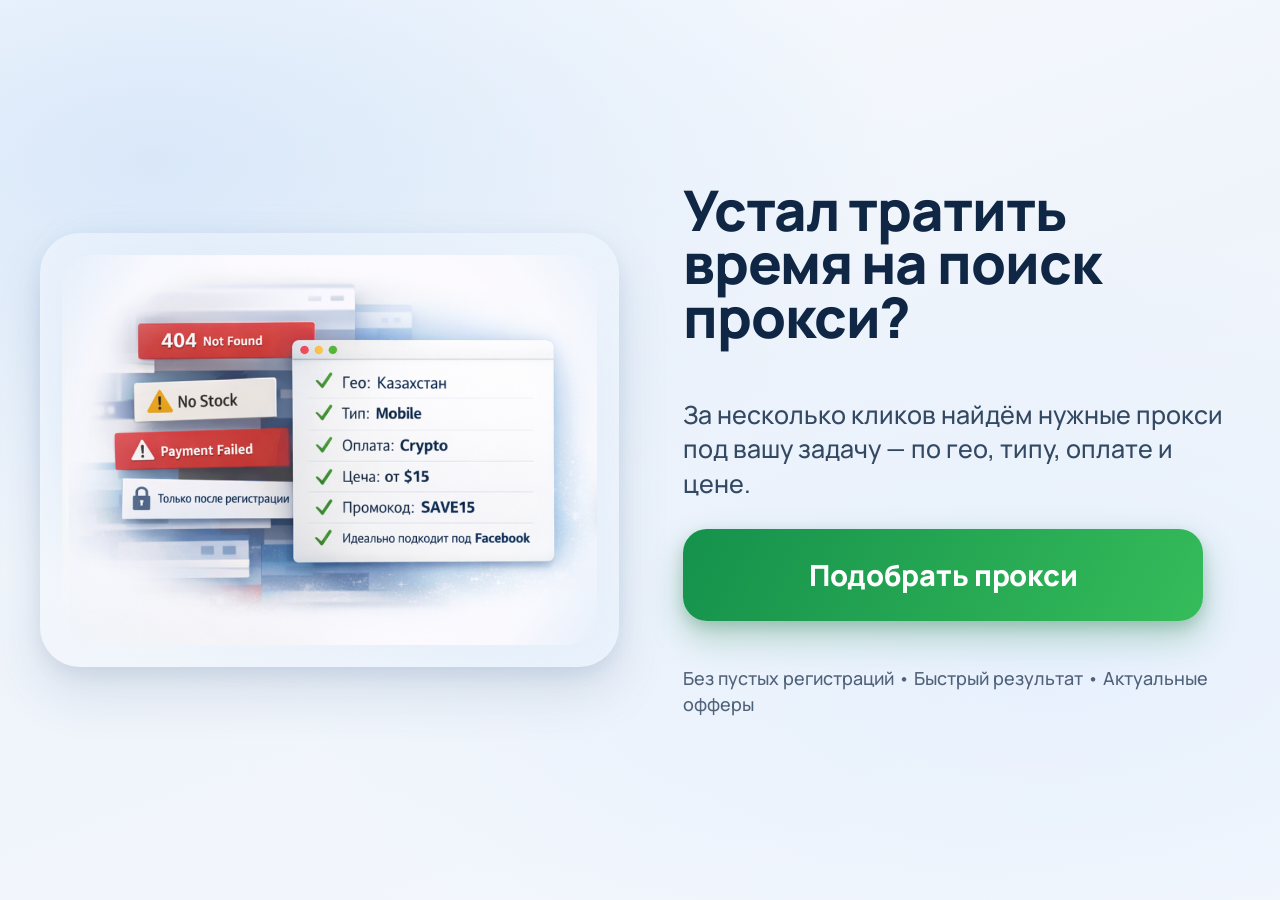
<file: index.html>
<!doctype html>
<html lang="ru">
<head>
  <meta charset="UTF-8" />
  <meta name="viewport" content="width=device-width, initial-scale=1.0" />
  <title>Подбор прокси — старт</title>
  <meta name="description" content="Быстрый подбор прокси по гео, типу, оплате и цене." />
  <link rel="preconnect" href="https://fonts.googleapis.com" />
  <link rel="preconnect" href="https://fonts.gstatic.com" crossorigin />
  <link href="https://fonts.googleapis.com/css2?family=Manrope:wght@500;700;800&display=swap" rel="stylesheet" />
  <link rel="stylesheet" href="css/style.css" />
  <link rel="stylesheet" href="css/responsive.css" />
</head>
<body>
  <main class="hero-page">
    <section class="hero container" aria-label="Первый экран">
      <div class="hero__headline">
        <h1 class="hero__title">Устал тратить время на поиск прокси?</h1>
      </div>

      <div class="hero__visual" aria-hidden="true">
        <div class="hero__media">
          <img class="hero__image" src="image/left-hero.png" alt="" />
        </div>
      </div>

      <div class="hero__content">
        <p class="hero__subtitle">
          За несколько кликов найдём нужные прокси под вашу задачу —
          по гео, типу, оплате и цене.
        </p>
        <a class="cta hero__cta" href="quiz.html" id="pick-proxy-btn">Подобрать прокси</a>
      </div>

      <div class="hero__meta hero__microtrust">Без пустых регистраций • Быстрый результат • Актуальные офферы</div>
    </section>
  </main>

  <script src="js/analytics.js"></script>
  <script src="js/main.js"></script>
</body>
</html>
</file>
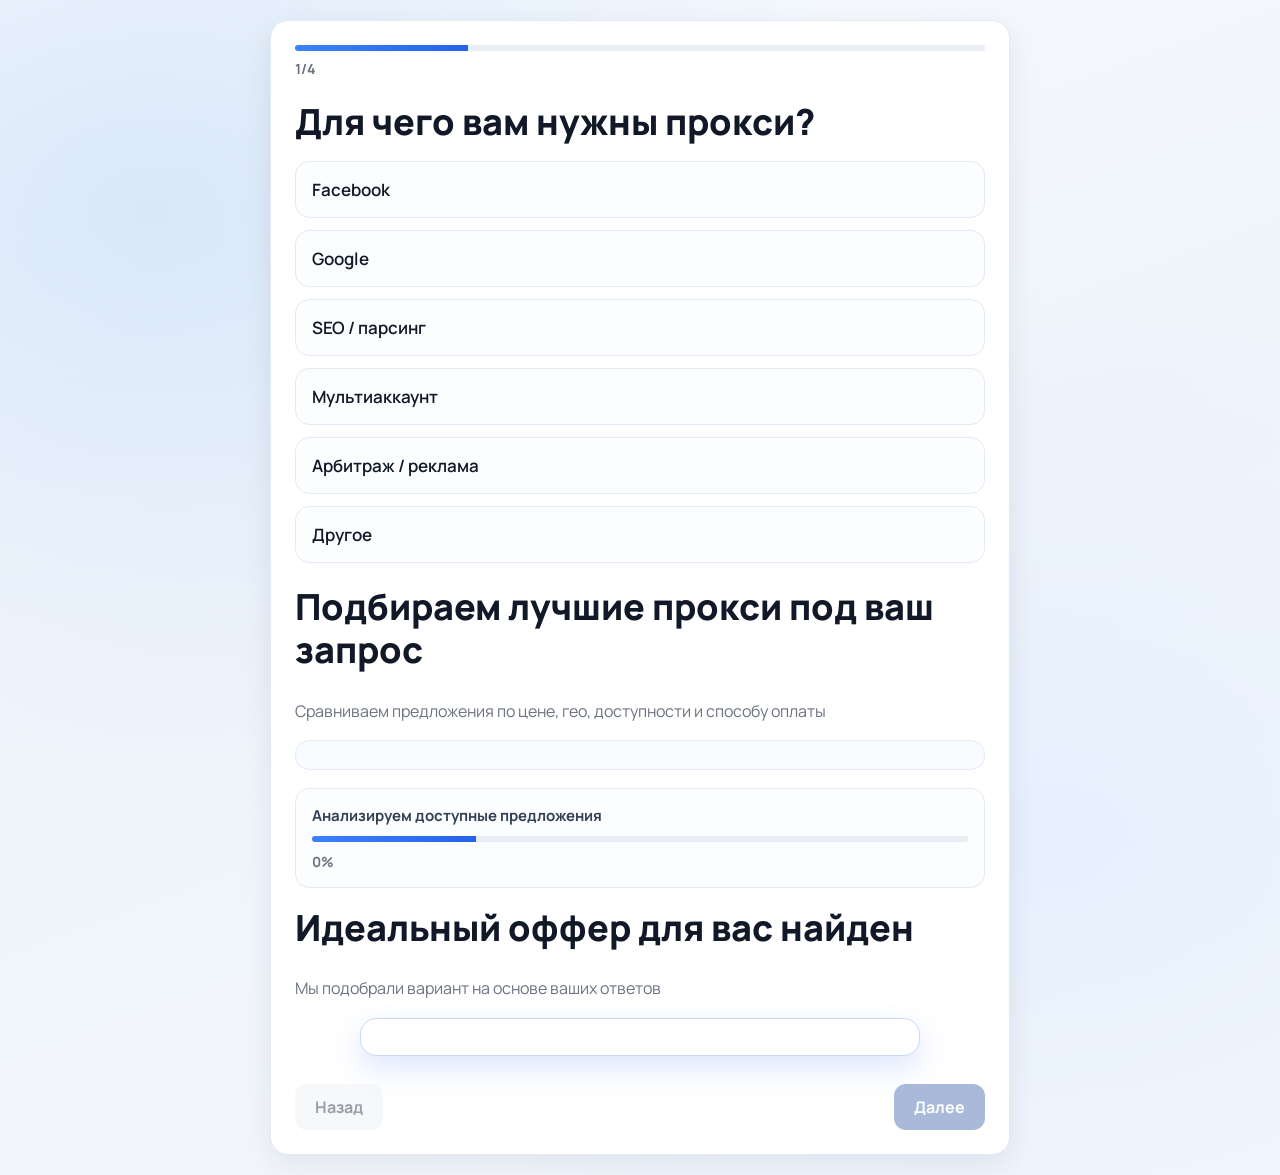
<file: quiz.html>
<!doctype html>
<html lang="ru">
<head>
  <meta charset="UTF-8" />
  <meta name="viewport" content="width=device-width, initial-scale=1.0" />
  <title>Proxy Quiz Flow</title>
  <link rel="preconnect" href="https://fonts.googleapis.com" />
  <link rel="preconnect" href="https://fonts.gstatic.com" crossorigin />
  <link href="https://fonts.googleapis.com/css2?family=Manrope:wght@500;600;700;800&display=swap" rel="stylesheet" />
  <link rel="stylesheet" href="css/quiz.css" />
</head>
<body>
  <main class="quiz-page">
    <section class="quiz-card" aria-label="Квиз по подбору прокси">
      <div class="quiz-progress" id="quiz-progress-wrap">
        <div class="quiz-progress__bar">
          <div class="quiz-progress__fill" id="progress-fill"></div>
        </div>
        <p class="quiz-progress__text" id="progress-text">1/4</p>
      </div>

      <div class="quiz-content" id="quiz-questions-view">
        <h1 class="quiz-title" id="question-title"></h1>
        <div class="quiz-options" id="options-container"></div>

        <div class="quiz-input-wrap" id="custom-input-wrap" hidden>
          <input
            type="text"
            class="quiz-input"
            id="custom-input"
            autocomplete="off"
          />
        </div>
      </div>

      <section class="quiz-step5" id="step5-view" hidden>
        <div class="analysis-view" id="analysis-view">
          <h1 class="quiz-title">Подбираем лучшие прокси под ваш запрос</h1>
          <p class="quiz-subtitle">Сравниваем предложения по цене, гео, доступности и способу оплаты</p>

          <div class="answer-summary" id="analysis-summary"></div>

          <div class="analysis-status-wrap">
            <p class="analysis-status" id="analysis-status-text">Анализируем доступные предложения</p>
            <div class="analysis-progress">
              <div class="analysis-progress__fill" id="analysis-progress-fill"></div>
            </div>
            <p class="analysis-progress__value" id="analysis-progress-value">0%</p>
          </div>
        </div>

        <div class="result-view" id="result-view" hidden>
          <h1 class="quiz-title">Идеальный оффер для вас найден</h1>
          <p class="quiz-subtitle">Мы подобрали вариант на основе ваших ответов</p>

          <article class="offer-card offer-card--primary" id="main-offer-card"></article>
        </div>
      </section>

      <div class="quiz-actions">
        <button type="button" class="btn btn--secondary" id="back-btn">Назад</button>
        <button type="button" class="btn btn--primary" id="next-btn" disabled>Далее</button>
      </div>
    </section>
  </main>

  <script src="js/quiz.js"></script>
</body>
</html>
</file>
<file: css/style.css>
:root {
  --bg: #f5f8fd;
  --text-main: #0f2744;
  --text-sub: #334862;
  --microtrust: #50617a;
  --green-start: #15914c;
  --green-end: #35bc5a;
}

* {
  box-sizing: border-box;
}

body {
  margin: 0;
  font-family: 'Manrope', system-ui, -apple-system, BlinkMacSystemFont, 'Segoe UI', sans-serif;
  color: var(--text-main);
  background:
    radial-gradient(95% 75% at 12% 18%, rgba(206, 225, 247, 0.72) 0%, rgba(206, 225, 247, 0) 62%),
    radial-gradient(88% 68% at 82% 72%, rgba(222, 236, 253, 0.6) 0%, rgba(222, 236, 253, 0) 67%),
    linear-gradient(160deg, #f8fbff 0%, #eff4fb 48%, var(--bg) 100%);
}

.container {
  width: min(1200px, calc(100% - 48px));
  margin-inline: auto;
}

.hero-page {
  min-height: 100vh;
  display: grid;
  align-items: center;
}

.hero {
  display: grid;
  grid-template-columns: 1.04fr 1fr;
  grid-template-areas:
    'visual headline'
    'visual content'
    'visual meta';
  column-gap: 64px;
  row-gap: 34px;
  align-items: center;
  padding: 48px 0;
}

.hero__headline {
  grid-area: headline;
}

.hero__visual {
  grid-area: visual;
  display: flex;
  align-items: center;
  justify-content: center;
  min-height: 500px;
}

.hero__media {
  position: relative;
  isolation: isolate;
  width: min(100%, 700px);
  border-radius: 40px;
  padding: 22px;
}

.hero__media::before {
  content: '';
  position: absolute;
  inset: 1% 3%;
  z-index: -2;
  border-radius: 44px;
  background:
    radial-gradient(120% 70% at 24% 38%, rgba(165, 199, 241, 0.48) 0%, rgba(165, 199, 241, 0) 66%),
    radial-gradient(92% 86% at 74% 66%, rgba(199, 223, 250, 0.45) 0%, rgba(199, 223, 250, 0) 72%);
  filter: blur(18px);
}

.hero__media::after {
  content: '';
  position: absolute;
  inset: 0;
  z-index: -1;
  border-radius: 40px;
  background: linear-gradient(140deg, rgba(255, 255, 255, 0.34), rgba(229, 240, 251, 0.18));
  box-shadow:
    0 26px 52px rgba(57, 89, 128, 0.14),
    0 8px 18px rgba(57, 89, 128, 0.09);
}

.hero__image {
  display: block;
  width: 100%;
  height: auto;
  border-radius: 28px;
  box-shadow: 0 12px 26px rgba(53, 84, 122, 0.12);
  -webkit-mask-image: radial-gradient(circle at center, #000 62%, rgba(0, 0, 0, 0.85) 78%, transparent 100%);
  mask-image: radial-gradient(circle at center, #000 62%, rgba(0, 0, 0, 0.85) 78%, transparent 100%);
}

.hero__content {
  grid-area: content;
  max-width: 640px;
}

.hero__title {
  margin: 0;
  font-size: 56px;
  font-weight: 800;
  line-height: 0.96;
  letter-spacing: -0.02em;
  color: var(--text-main);
}

.hero__subtitle {
  margin: 20px 0 28px;
  color: var(--text-sub);
  font-weight: 500;
  font-size: 25px;
  line-height: 1.38;
}

.cta {
  display: inline-flex;
  justify-content: center;
  align-items: center;
  width: min(520px, 100%);
  min-height: 92px;
  padding: 14px 34px;
  border-radius: 24px;
  text-decoration: none;
  font-weight: 800;
  font-size: 29px;
  letter-spacing: -0.01em;
  color: #fff;
  background: linear-gradient(118deg, var(--green-start), var(--green-end));
  box-shadow:
    0 16px 34px rgba(22, 125, 66, 0.28),
    0 6px 14px rgba(17, 94, 52, 0.18);
  transition: transform .2s ease, box-shadow .2s ease, filter .2s ease;
}

.cta:hover,
.cta:focus-visible {
  transform: translateY(-1px);
  filter: brightness(1.02);
  box-shadow:
    0 18px 36px rgba(22, 125, 66, 0.3),
    0 8px 16px rgba(17, 94, 52, 0.2);
}

.hero__meta {
  grid-area: meta;
  margin-top: 10px;
  max-width: 640px;
  color: var(--microtrust);
  font-size: 18px;
  font-weight: 500;
  line-height: 1.45;
}
</file>
<file: css/responsive.css>
@media (max-width: 1024px) {
  .hero {
    grid-template-columns: 1fr;
    grid-template-areas:
      'headline'
      'visual'
      'content'
      'meta';
    gap: 28px;
    padding: 30px 0 26px;
  }

  .hero__headline,
  .hero__content,
  .hero__meta {
    max-width: 100%;
  }

  .hero__title {
    font-size: clamp(46px, 7vw, 56px);
  }

  .hero__subtitle {
    margin: 22px 0 32px;
    font-size: clamp(24px, 4.1vw, 27px);
  }

  .cta {
    width: 100%;
    min-height: 80px;
    font-size: clamp(24px, 4.5vw, 28px);
  }

  .hero__meta {
    margin-top: 18px;
    font-size: clamp(17px, 2.6vw, 19px);
  }

  .hero__visual {
    min-height: 320px;
  }

  .hero__media {
    width: min(100%, 620px);
    padding: 16px;
  }

}

@media (max-width: 640px) {
  .container {
    width: min(100%, calc(100% - 24px));
  }

  .hero {
    padding: 18px 0 24px;
    gap: 18px;
  }

  .hero__headline,
  .hero__content,
  .hero__meta {
    text-align: center;
  }

  .hero__title {
    font-size: clamp(42px, 11vw, 46px);
    line-height: 1;
  }

  .hero__subtitle {
    font-size: clamp(21px, 6vw, 24px);
    margin: 18px 0 24px;
    line-height: 1.4;
  }

  .cta {
    min-height: 72px;
    font-size: clamp(22px, 6vw, 24px);
    border-radius: 20px;
  }

  .hero__cta {
    margin-inline: auto;
  }

  .hero__meta {
    font-size: clamp(16px, 4.2vw, 18px);
    margin-top: 16px;
  }

  .hero__visual {
    min-height: 230px;
  }

  .hero__media {
    width: min(100%, 500px);
    padding: 12px;
    border-radius: 28px;
  }

}
</file>
<file: css/quiz.css>
:root {
  --bg: #f5f8fd;
  --card-bg: #ffffff;
  --card-border: #e4e9f3;
  --text: #111827;
  --muted: #6b7280;
  --primary: #2563eb;
  --primary-dark: #1d4ed8;
  --selected-bg: #eef4ff;
  --selected-border: #3b82f6;
  --shadow: 0 10px 30px rgba(15, 23, 42, 0.08);
}

* {
  box-sizing: border-box;
}

body {
  margin: 0;
  font-family: 'Manrope', sans-serif;
  background:
    radial-gradient(95% 75% at 12% 18%, rgba(206, 225, 247, 0.72) 0%, rgba(206, 225, 247, 0) 62%),
    radial-gradient(88% 68% at 82% 72%, rgba(222, 236, 253, 0.6) 0%, rgba(222, 236, 253, 0) 67%),
    linear-gradient(160deg, #f8fbff 0%, #eff4fb 48%, var(--bg) 100%);
  color: var(--text);
}

.quiz-page {
  min-height: 100vh;
  display: flex;
  align-items: center;
  justify-content: center;
  padding: 20px;
}

.quiz-card {
  width: min(100%, 740px);
  background: var(--card-bg);
  border: 1px solid var(--card-border);
  border-radius: 18px;
  box-shadow: var(--shadow);
  padding: 24px;
  display: flex;
  flex-direction: column;
  gap: 22px;
}

.quiz-progress {
  display: flex;
  flex-direction: column;
  gap: 8px;
}

.quiz-progress__bar,
.analysis-progress {
  width: 100%;
  height: 6px;
  background: #e7ecf5;
  border-radius: 999px;
  overflow: hidden;
}

.quiz-progress__fill,
.analysis-progress__fill {
  height: 100%;
  width: 25%;
  background: linear-gradient(90deg, #3b82f6, #2563eb);
  transition: width 0.2s ease;
}

.quiz-progress__text,
.analysis-progress__value {
  margin: 0;
  color: var(--muted);
  font-size: 14px;
  font-weight: 700;
}

.quiz-title {
  margin: 0;
  font-size: clamp(26px, 4vw, 36px);
  line-height: 1.2;
  font-weight: 800;
}

.quiz-subtitle {
  margin: 10px 0 0;
  color: var(--muted);
  font-size: 16px;
  line-height: 1.4;
}

.quiz-options {
  margin-top: 18px;
  display: grid;
  gap: 12px;
}

.quiz-option {
  width: 100%;
  border: 1px solid var(--card-border);
  background: #fbfdff;
  color: var(--text);
  border-radius: 14px;
  padding: 16px;
  text-align: left;
  font-family: inherit;
  font-size: 17px;
  font-weight: 600;
  cursor: pointer;
  transition: border-color 0.15s ease, background-color 0.15s ease, transform 0.15s ease;
}

.quiz-option:hover {
  border-color: #b7c8eb;
  transform: translateY(-1px);
}

.quiz-option.is-selected {
  border-color: var(--selected-border);
  background: var(--selected-bg);
}

.quiz-input-wrap {
  margin-top: 12px;
}

.quiz-input {
  width: 100%;
  border: 1px solid #cfd8ea;
  border-radius: 12px;
  padding: 14px 16px;
  font-family: inherit;
  font-size: 16px;
  outline: none;
}

.quiz-input:focus {
  border-color: #3b82f6;
  box-shadow: 0 0 0 3px rgba(59, 130, 246, 0.15);
}

.quiz-step5,
.analysis-view,
.result-view {
  display: flex;
  flex-direction: column;
  gap: 18px;
}

.answer-summary {
  background: #f8fbff;
  border: 1px solid var(--card-border);
  border-radius: 14px;
  padding: 14px 16px;
}

.summary-item {
  margin: 0;
  color: #1f2937;
  font-size: 15px;
}

.summary-item + .summary-item {
  margin-top: 8px;
}

.summary-item__label {
  color: #4b5563;
  font-weight: 700;
}

.analysis-status-wrap {
  border: 1px solid var(--card-border);
  border-radius: 14px;
  padding: 16px;
  background: #fbfdff;
  display: grid;
  gap: 10px;
}

.analysis-status {
  margin: 0;
  font-size: 15px;
  font-weight: 700;
  color: #334155;
}

.offer-card {
  border: 1px solid var(--card-border);
  border-radius: 16px;
  padding: 18px;
  background: #fff;
  box-shadow: 0 8px 24px rgba(15, 23, 42, 0.06);
  display: grid;
  gap: 10px;
}

.offer-card--primary {
  border-color: #c8dafc;
  box-shadow: 0 12px 30px rgba(37, 99, 235, 0.16);
  max-width: 560px;
  width: 100%;
  align-self: center;
}

.offer-label {
  display: inline-block;
  justify-self: start;
  padding: 6px 10px;
  border-radius: 999px;
  font-size: 12px;
  font-weight: 800;
  text-transform: uppercase;
}

.offer-label {
  background: #dbeafe;
  color: #1e40af;
}

.offer-title {
  margin: 0;
}

.offer-description,
.offer-reason,
.offer-meta p {
  margin: 0;
  color: #374151;
}

.offer-meta {
  display: grid;
  gap: 6px;
}

.offer-cta {
  margin-top: 6px;
  text-align: center;
  text-decoration: none;
}

.quiz-actions {
  display: flex;
  justify-content: space-between;
  gap: 10px;
  margin-top: 6px;
}

.btn {
  border: 0;
  border-radius: 12px;
  padding: 12px 20px;
  font-family: inherit;
  font-size: 16px;
  font-weight: 700;
  cursor: pointer;
}

.btn--secondary {
  background: #eef2f7;
  color: #334155;
}

.btn--secondary:disabled {
  opacity: 0.5;
  cursor: not-allowed;
}

.btn--primary {
  background: var(--primary);
  color: #fff;
}

.btn--primary:hover:enabled {
  background: var(--primary-dark);
}

.btn--primary:disabled {
  background: #a8b9da;
  cursor: not-allowed;
}

@media (max-width: 640px) {
  .quiz-page {
    padding: 14px;
    align-items: stretch;
  }

  .quiz-card {
    border-radius: 14px;
    padding: 18px;
  }

  .quiz-actions {
    position: sticky;
    bottom: 0;
    background: #fff;
    padding-top: 8px;
  }

  .btn {
    flex: 1;
  }
}
</file>
